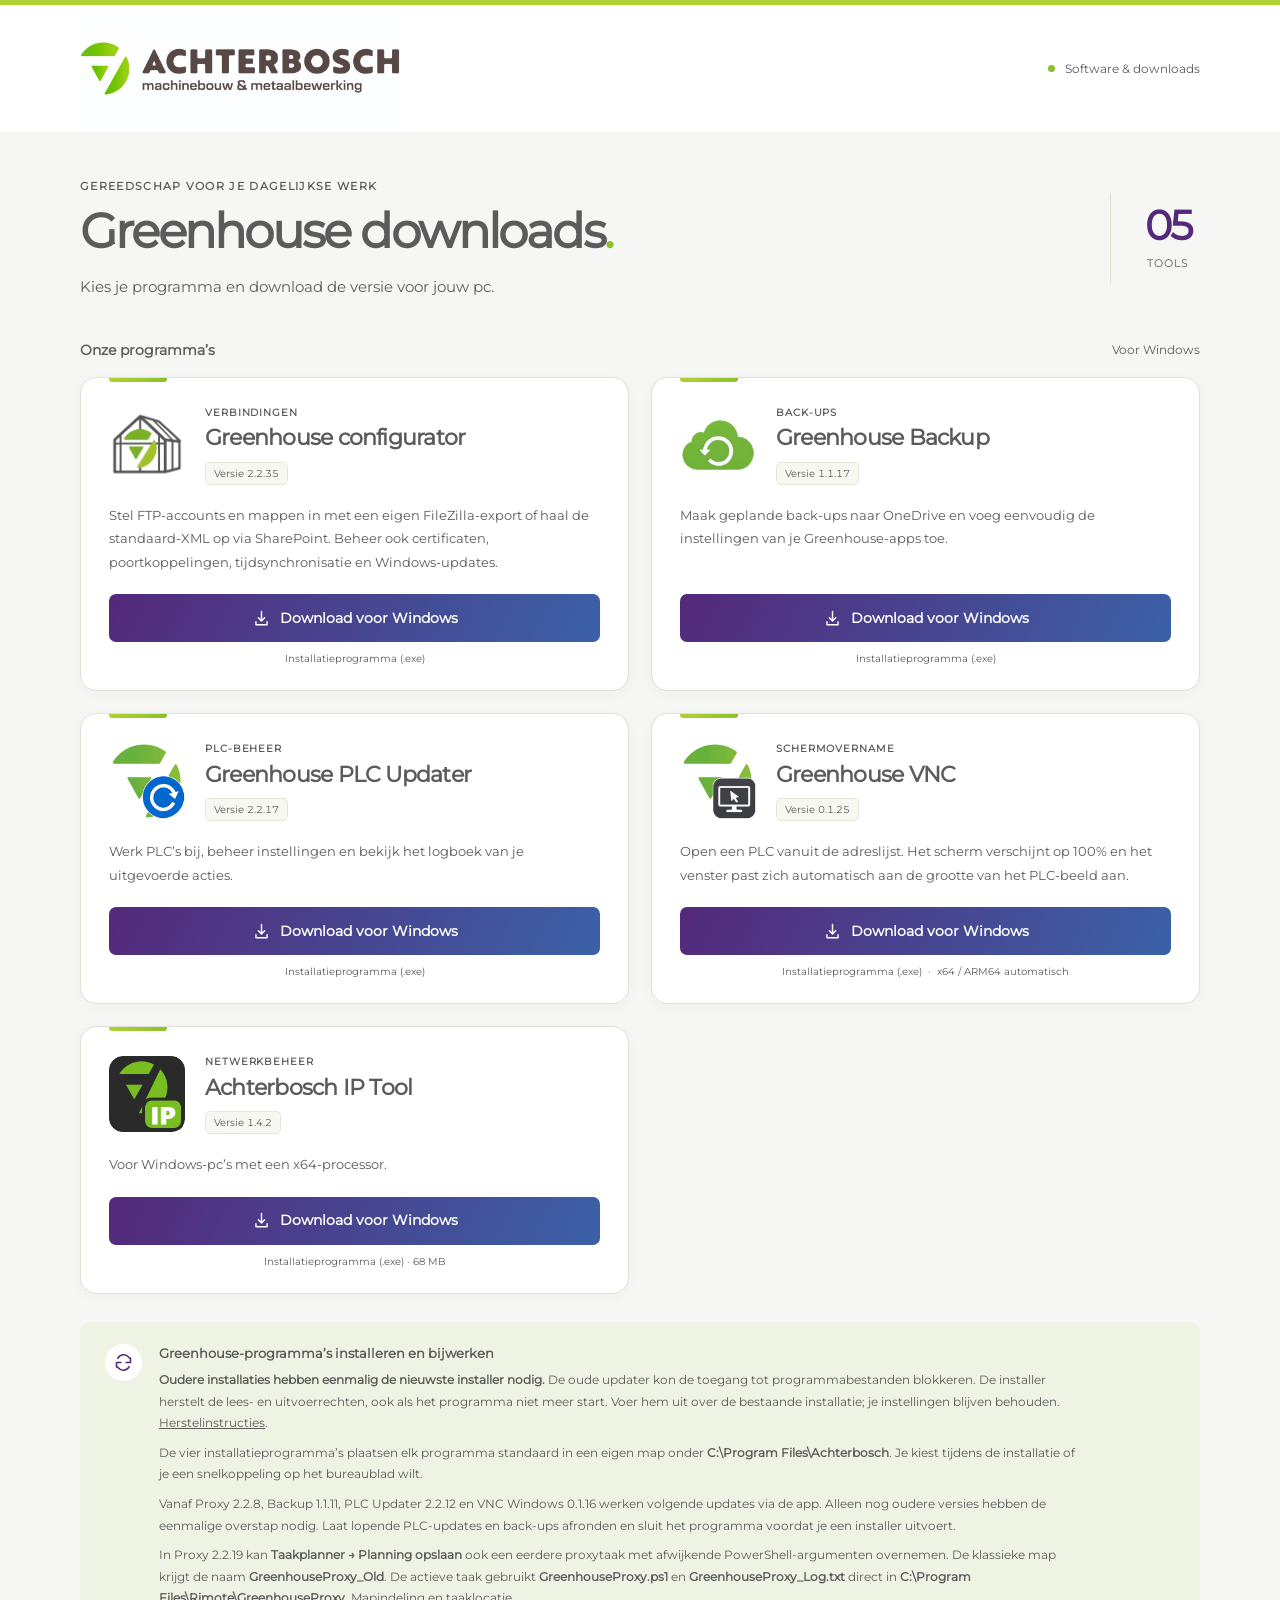
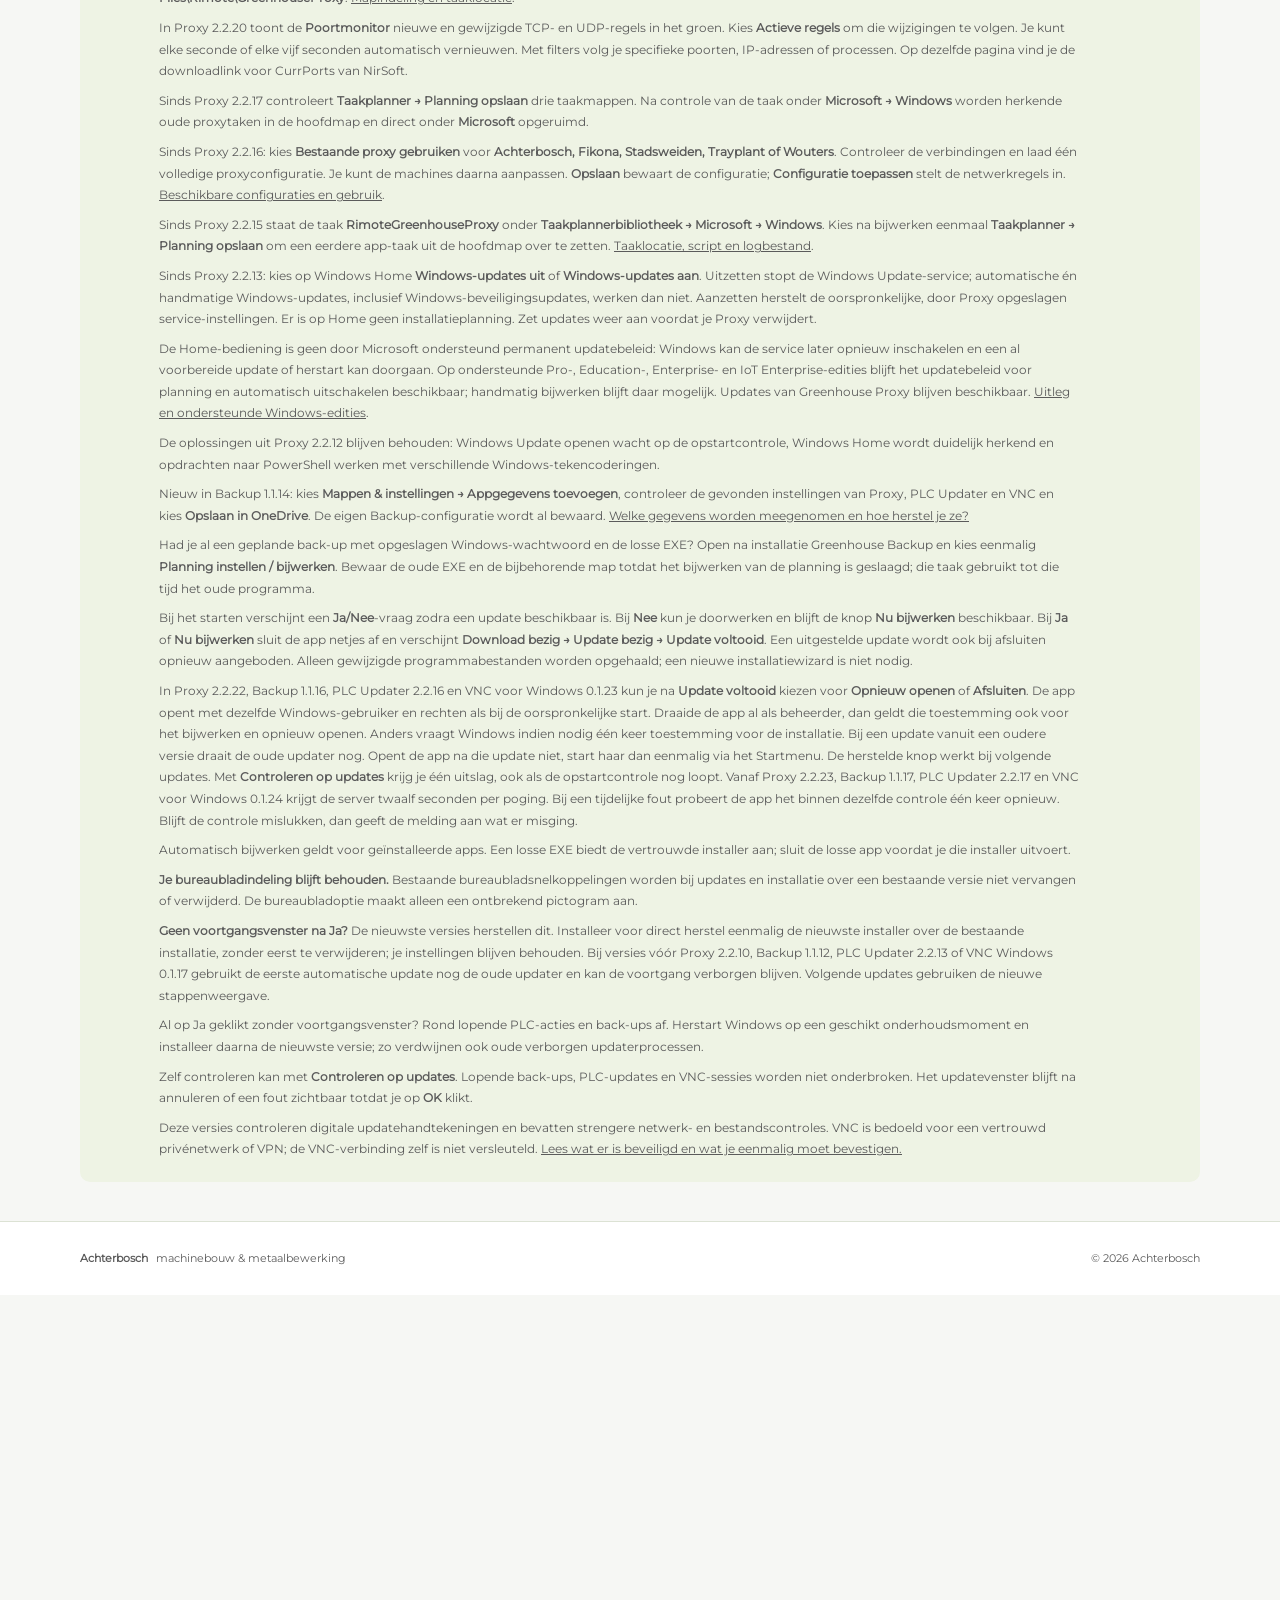
<file: index.html>
<!doctype html>
<html lang="nl">
<head>
<meta charset="utf-8">
<meta name="viewport" content="width=device-width, initial-scale=1">
<meta http-equiv="refresh" content="0; url=./website/">
<title>Greenhouse downloads | Achterbosch Machinebouw</title>
</head>
<body><p><a href="./website/">Open de Greenhouse downloadpagina van Achterbosch Machinebouw</a></p></body>
</html>
</file>
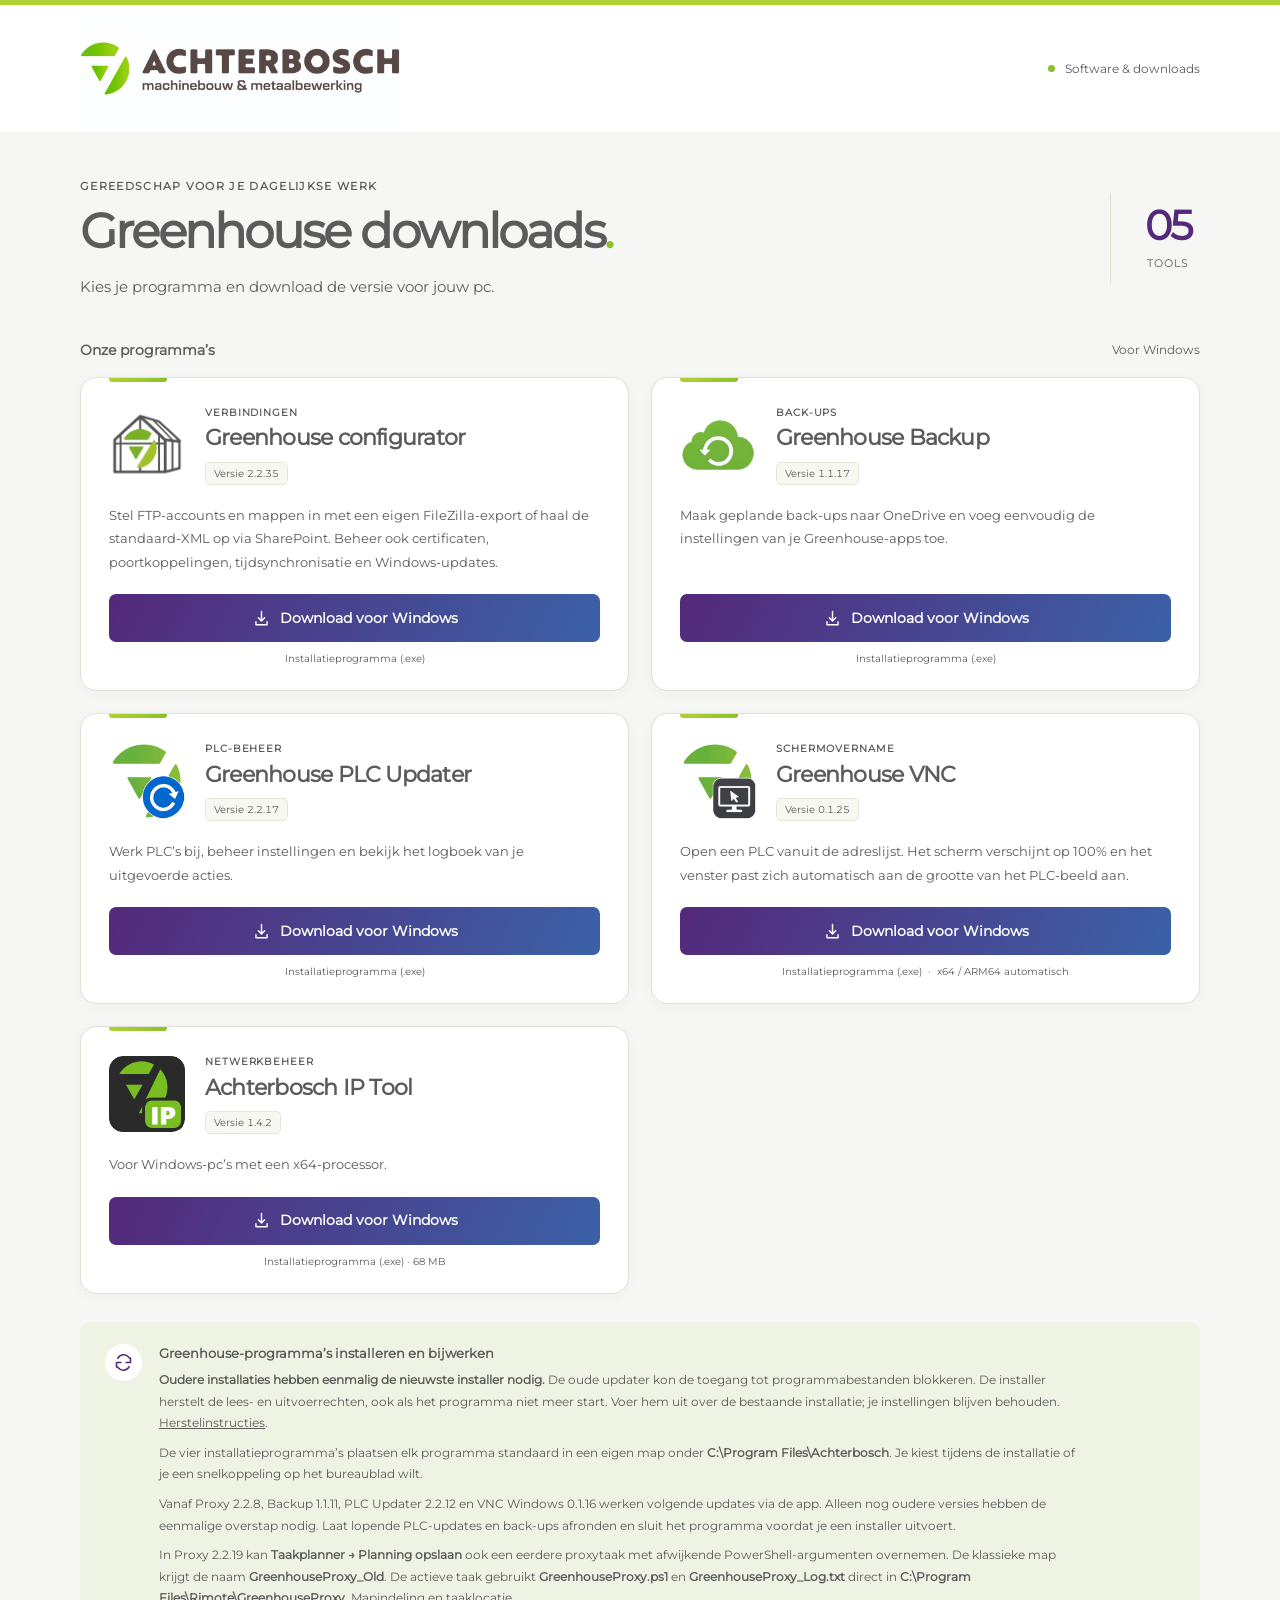
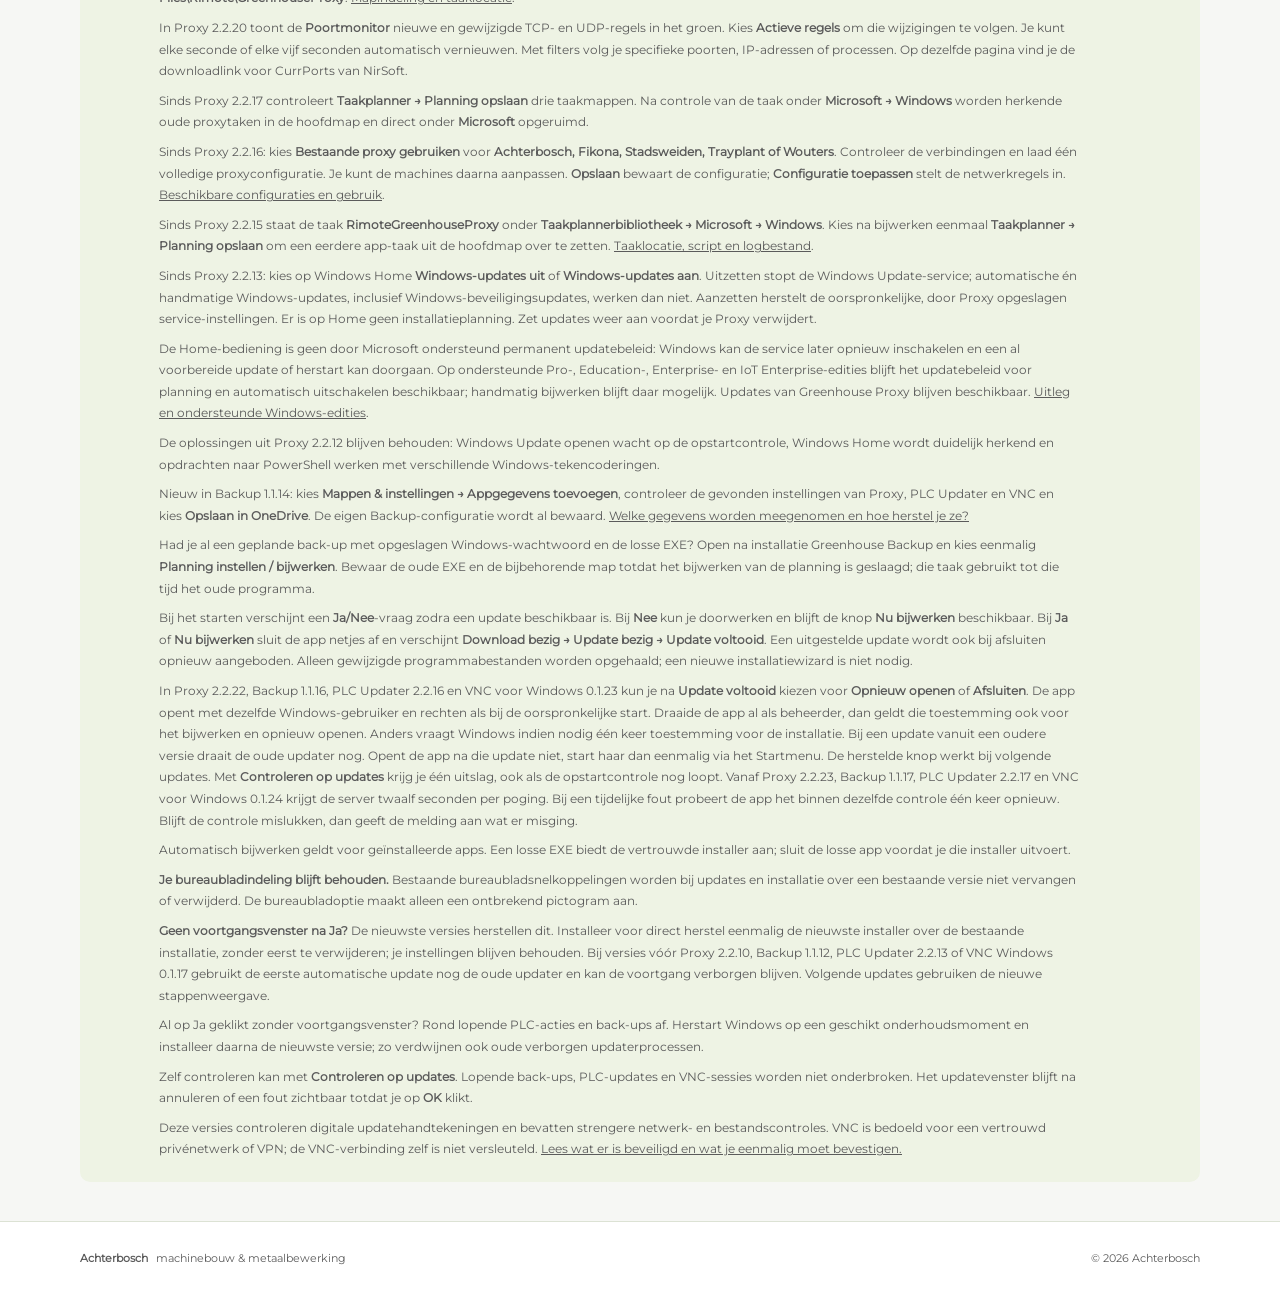
<file: website/index.html>
<!doctype html>
<html lang="nl">
<head>
  <meta charset="utf-8">
  <meta name="viewport" content="width=device-width, initial-scale=1">
  <meta name="theme-color" content="#54297A">
  <meta name="description" content="Download de Greenhouse-programma’s en Achterbosch IP Tool voor Windows.">
  <title>Greenhouse downloads | Achterbosch Machinebouw</title>
  <link rel="icon" href="assets/proxy.png" type="image/png">
  <link rel="preload" href="assets/montserrat-regular.ttf" as="font" type="font/ttf" crossorigin>
  <link rel="stylesheet" href="styles.css">
</head>
<body id="boven">
  <a class="skip-link" href="#downloads">Naar de downloads</a>
  <header class="site-header">
    <div class="container header-inner">
      <a class="brand" href="#boven" aria-label="Achterbosch Machinebouw, bovenaan de pagina">
        <img src="assets/achterbosch-logo.jpg" width="2048" height="813" alt="Achterbosch machinebouw &amp; metaalbewerking">
      </a>
      <span class="header-label"><span aria-hidden="true"></span>Software &amp; downloads</span>
    </div>
  </header>

  <main class="container">
    <section class="intro" aria-labelledby="page-title">
      <div class="intro-copy">
        <p class="eyebrow">Gereedschap voor je dagelijkse werk</p>
        <h1 id="page-title">Greenhouse downloads<span class="heading-dot">.</span></h1>
        <p class="intro-description">Kies je programma en download de versie voor jouw pc.</p>
      </div>
      <div class="intro-marker" aria-hidden="true"><span>05</span><span>tools</span></div>
    </section>

    <section class="downloads" id="downloads" aria-labelledby="downloads-title">
      <div class="section-heading">
        <h2 id="downloads-title">Onze programma’s</h2>
        <span>Voor Windows</span>
      </div>

      <div class="tool-grid">
        <article class="tool-card" aria-labelledby="proxy-title">
          <div class="tool-heading">
            <div class="app-icon"><img src="assets/proxy.png" width="1280" height="1280" alt="" aria-hidden="true"></div>
            <div class="tool-identity">
              <span class="tool-category">Verbindingen</span>
              <h3 id="proxy-title">Greenhouse configurator</h3>
              <span class="version">Versie 2.2.35</span>
            </div>
          </div>
          <p class="tool-description">Stel FTP-accounts en mappen in met een eigen FileZilla-export of haal de standaard-XML op via SharePoint. Beheer ook certificaten, poortkoppelingen, tijdsynchronisatie en Windows-updates.</p>
          <div class="download-area">
            <a class="download-button" href="https://github.com/NickvDeth/Greenhouse-downloads/releases/download/proxy-v2.2.35/Setup-Greenhouse-Configurator-2.2.35.exe" download aria-label="Greenhouse configurator 2.2.35 downloaden voor Windows">
              <svg viewBox="0 0 24 24" aria-hidden="true"><path d="M12 3v12m-4-4 4 4 4-4M5 16v4h14v-4"/></svg>
              <span>Download voor Windows</span>
            </a>
            <span class="download-detail">Installatieprogramma (.exe)</span>
          </div>
        </article>

        <article class="tool-card" aria-labelledby="backup-title">
          <div class="tool-heading">
            <div class="app-icon"><img src="assets/backup.png" width="512" height="512" alt="" aria-hidden="true"></div>
            <div class="tool-identity">
              <span class="tool-category">Back-ups</span>
              <h3 id="backup-title">Greenhouse Backup</h3>
              <span class="version">Versie 1.1.17</span>
            </div>
          </div>
          <p class="tool-description">Maak geplande back-ups naar OneDrive en voeg eenvoudig de instellingen van je Greenhouse-apps toe.</p>
          <div class="download-area">
            <a class="download-button" href="https://github.com/NickvDeth/Greenhouse-downloads/releases/download/backup-v1.1.17/Setup-Greenhouse-Backup-1.1.17.exe" aria-label="Greenhouse Backup 1.1.17 downloaden voor Windows">
              <svg viewBox="0 0 24 24" aria-hidden="true"><path d="M12 3v12m-4-4 4 4 4-4M5 16v4h14v-4"/></svg>
              <span>Download voor Windows</span>
            </a>
            <span class="download-detail">Installatieprogramma (.exe)</span>
          </div>
        </article>

        <article class="tool-card" aria-labelledby="plc-title">
          <div class="tool-heading">
            <div class="app-icon"><img src="assets/plc-updater.png?v=2.2.12" width="256" height="256" alt="" aria-hidden="true"></div>
            <div class="tool-identity">
              <span class="tool-category">PLC-beheer</span>
              <h3 id="plc-title">Greenhouse PLC Updater</h3>
              <span class="version">Versie 2.2.17</span>
            </div>
          </div>
          <p class="tool-description">Werk PLC’s bij, beheer instellingen en bekijk het logboek van je uitgevoerde acties.</p>
          <div class="download-area">
            <a class="download-button" href="https://github.com/NickvDeth/Greenhouse-downloads/releases/download/plc-updater-v2.2.17/Setup-Greenhouse-PLC-Updater-2.2.17.exe" aria-label="Greenhouse PLC Updater 2.2.17 downloaden voor Windows">
              <svg viewBox="0 0 24 24" aria-hidden="true"><path d="M12 3v12m-4-4 4 4 4-4M5 16v4h14v-4"/></svg>
              <span>Download voor Windows</span>
            </a>
            <span class="download-detail">Installatieprogramma (.exe)</span>
          </div>
        </article>

        <article class="tool-card" aria-labelledby="vnc-title">
          <div class="tool-heading">
            <div class="app-icon"><img src="assets/vnc.png?v=0.1.16" width="256" height="256" alt="" aria-hidden="true"></div>
            <div class="tool-identity">
              <span class="tool-category">Schermovername</span>
              <h3 id="vnc-title">Greenhouse VNC</h3>
              <span class="version">Versie 0.1.25</span>
            </div>
          </div>
          <p class="tool-description">Open een PLC vanuit de adreslijst. Het scherm verschijnt op 100% en het venster past zich automatisch aan de grootte van het PLC-beeld aan.</p>
          <div class="download-area">
            <a class="download-button" href="https://github.com/NickvDeth/Greenhouse-downloads/releases/download/vnc-windows-v0.1.25/Setup-Greenhouse-VNC-0.1.25.exe" aria-label="Greenhouse VNC 0.1.25 downloaden voor Windows x64 en ARM64">
              <svg viewBox="0 0 24 24" aria-hidden="true"><path d="M12 3v12m-4-4 4 4 4-4M5 16v4h14v-4"/></svg>
              <span>Download voor Windows</span>
            </a>
            <span class="download-detail">Installatieprogramma (.exe) <span aria-hidden="true">·</span> x64 / ARM64 automatisch</span>
          </div>
        </article>

        <article class="tool-card" aria-labelledby="ip-tool-title">
          <div class="tool-heading">
            <div class="app-icon"><img src="assets/ip-tool.png" width="256" height="256" alt=""></div>
            <div class="tool-identity">
              <span class="tool-category">Netwerkbeheer</span>
              <h3 id="ip-tool-title">Achterbosch IP Tool</h3>
              <span class="version">Versie 1.4.2</span>
            </div>
          </div>
          <p class="tool-description">Voor Windows-pc’s met een x64-processor.</p>
          <div class="download-area">
            <a class="download-button" href="https://github.com/NickvDeth/Greenhouse-downloads/releases/download/ip-tool-v1.4.2/AchterboschIPTool-win-Setup.exe" aria-label="Achterbosch IP Tool 1.4.2 downloaden voor Windows x64">
              <svg viewBox="0 0 24 24" aria-hidden="true"><path d="M12 3v12m-4-4 4 4 4-4M5 16v4h14v-4"/></svg>
              <span>Download voor Windows</span>
            </a>
            <span class="download-detail">Installatieprogramma (.exe) · 68 MB</span>
          </div>
        </article>
      </div>
    </section>

    <aside class="update-note" aria-labelledby="updates-title">
      <span class="note-icon" aria-hidden="true"><svg viewBox="0 0 24 24"><path d="M20 7v5h-5M4 17v-5h5M5.4 7.2A7.5 7.5 0 0 1 18 6l2 2M4 16l2 2a7.5 7.5 0 0 0 12.6-1.2"/></svg></span>
      <div>
        <h2 id="updates-title">Greenhouse-programma’s installeren en bijwerken</h2>
        <p><strong>Oudere installaties hebben eenmalig de nieuwste installer nodig.</strong> De oude updater kon de toegang tot programmabestanden blokkeren. De installer herstelt de lees- en uitvoerrechten, ook als het programma niet meer start. Voer hem uit over de bestaande installatie; je instellingen blijven behouden. <a href="https://github.com/NickvDeth/Greenhouse-downloads/blob/main/docs/UPDATE_RECOVERY.md">Herstelinstructies</a>.</p>
        <p>De vier installatieprogramma’s plaatsen elk programma standaard in een eigen map onder <strong>C:\Program Files\Achterbosch</strong>. Je kiest tijdens de installatie of je een snelkoppeling op het bureaublad wilt.</p>
        <p>Vanaf Proxy 2.2.8, Backup 1.1.11, PLC Updater 2.2.12 en VNC Windows 0.1.16 werken volgende updates via de app. Alleen nog oudere versies hebben de eenmalige overstap nodig. Laat lopende PLC-updates en back-ups afronden en sluit het programma voordat je een installer uitvoert.</p>
        <p>In Proxy 2.2.19 kan <strong>Taakplanner → Planning opslaan</strong> ook een eerdere proxytaak met afwijkende PowerShell-argumenten overnemen. De klassieke map krijgt de naam <strong>GreenhouseProxy_Old</strong>. De actieve taak gebruikt <strong>GreenhouseProxy.ps1</strong> en <strong>GreenhouseProxy_Log.txt</strong> direct in <strong>C:\Program Files\Rimote\GreenhouseProxy</strong>. <a href="https://github.com/NickvDeth/Greenhouse-downloads/blob/main/docs/PROXY_TASK_SCRIPT.md">Mapindeling en taaklocatie</a>.</p>
        <p>In Proxy 2.2.20 toont de <strong>Poortmonitor</strong> nieuwe en gewijzigde TCP- en UDP-regels in het groen. Kies <strong>Actieve regels</strong> om die wijzigingen te volgen. Je kunt elke seconde of elke vijf seconden automatisch vernieuwen. Met filters volg je specifieke poorten, IP-adressen of processen. Op dezelfde pagina vind je de downloadlink voor CurrPorts van NirSoft.</p>
        <p>Sinds Proxy 2.2.17 controleert <strong>Taakplanner → Planning opslaan</strong> drie taakmappen. Na controle van de taak onder <strong>Microsoft → Windows</strong> worden herkende oude proxytaken in de hoofdmap en direct onder <strong>Microsoft</strong> opgeruimd.</p>
        <p>Sinds Proxy 2.2.16: kies <strong>Bestaande proxy gebruiken</strong> voor <strong>Achterbosch, Fikona, Stadsweiden, Trayplant of Wouters</strong>. Controleer de verbindingen en laad één volledige proxyconfiguratie. Je kunt de machines daarna aanpassen. <strong>Opslaan</strong> bewaart de configuratie; <strong>Configuratie toepassen</strong> stelt de netwerkregels in. <a href="https://github.com/NickvDeth/Greenhouse-downloads/blob/main/docs/PROXY_PRESETS.md">Beschikbare configuraties en gebruik</a>.</p>
        <p>Sinds Proxy 2.2.15 staat de taak <strong>RimoteGreenhouseProxy</strong> onder <strong>Taakplannerbibliotheek → Microsoft → Windows</strong>. Kies na bijwerken eenmaal <strong>Taakplanner → Planning opslaan</strong> om een eerdere app-taak uit de hoofdmap over te zetten. <a href="https://github.com/NickvDeth/Greenhouse-downloads/blob/main/docs/PROXY_TASK_SCRIPT.md">Taaklocatie, script en logbestand</a>.</p>
        <p>Sinds Proxy 2.2.13: kies op Windows Home <strong>Windows-updates uit</strong> of <strong>Windows-updates aan</strong>. Uitzetten stopt de Windows Update-service; automatische én handmatige Windows-updates, inclusief Windows-beveiligingsupdates, werken dan niet. Aanzetten herstelt de oorspronkelijke, door Proxy opgeslagen service-instellingen. Er is op Home geen installatieplanning. Zet updates weer aan voordat je Proxy verwijdert.</p>
        <p>De Home-bediening is geen door Microsoft ondersteund permanent updatebeleid: Windows kan de service later opnieuw inschakelen en een al voorbereide update of herstart kan doorgaan. Op ondersteunde Pro-, Education-, Enterprise- en IoT Enterprise-edities blijft het updatebeleid voor planning en automatisch uitschakelen beschikbaar; handmatig bijwerken blijft daar mogelijk. Updates van Greenhouse Proxy blijven beschikbaar. <a href="https://github.com/NickvDeth/Greenhouse-downloads/blob/main/docs/WINDOWS_UPDATE.md">Uitleg en ondersteunde Windows-edities</a>.</p>
        <p>De oplossingen uit Proxy 2.2.12 blijven behouden: Windows Update openen wacht op de opstartcontrole, Windows Home wordt duidelijk herkend en opdrachten naar PowerShell werken met verschillende Windows-tekencoderingen.</p>
        <p>Nieuw in Backup 1.1.14: kies <strong>Mappen &amp; instellingen → Appgegevens toevoegen</strong>, controleer de gevonden instellingen van Proxy, PLC Updater en VNC en kies <strong>Opslaan in OneDrive</strong>. De eigen Backup-configuratie wordt al bewaard. <a href="https://github.com/NickvDeth/Greenhouse-downloads/blob/main/docs/APP_DATA_BACKUP.md">Welke gegevens worden meegenomen en hoe herstel je ze?</a></p>
        <p>Had je al een geplande back-up met opgeslagen Windows-wachtwoord en de losse EXE? Open na installatie Greenhouse Backup en kies eenmalig <strong>Planning instellen / bijwerken</strong>. Bewaar de oude EXE en de bijbehorende map totdat het bijwerken van de planning is geslaagd; die taak gebruikt tot die tijd het oude programma.</p>
        <p>Bij het starten verschijnt een <strong>Ja/Nee</strong>-vraag zodra een update beschikbaar is. Bij <strong>Nee</strong> kun je doorwerken en blijft de knop <strong>Nu bijwerken</strong> beschikbaar. Bij <strong>Ja</strong> of <strong>Nu bijwerken</strong> sluit de app netjes af en verschijnt <strong>Download bezig → Update bezig → Update voltooid</strong>. Een uitgestelde update wordt ook bij afsluiten opnieuw aangeboden. Alleen gewijzigde programmabestanden worden opgehaald; een nieuwe installatiewizard is niet nodig.</p>
        <p>In Proxy 2.2.22, Backup 1.1.16, PLC Updater 2.2.16 en VNC voor Windows 0.1.23 kun je na <strong>Update voltooid</strong> kiezen voor <strong>Opnieuw openen</strong> of <strong>Afsluiten</strong>. De app opent met dezelfde Windows-gebruiker en rechten als bij de oorspronkelijke start. Draaide de app al als beheerder, dan geldt die toestemming ook voor het bijwerken en opnieuw openen. Anders vraagt Windows indien nodig één keer toestemming voor de installatie. Bij een update vanuit een oudere versie draait de oude updater nog. Opent de app na die update niet, start haar dan eenmalig via het Startmenu. De herstelde knop werkt bij volgende updates. Met <strong>Controleren op updates</strong> krijg je één uitslag, ook als de opstartcontrole nog loopt. Vanaf Proxy 2.2.23, Backup 1.1.17, PLC Updater 2.2.17 en VNC voor Windows 0.1.24 krijgt de server twaalf seconden per poging. Bij een tijdelijke fout probeert de app het binnen dezelfde controle één keer opnieuw. Blijft de controle mislukken, dan geeft de melding aan wat er misging.</p>
        <p>Automatisch bijwerken geldt voor geïnstalleerde apps. Een losse EXE biedt de vertrouwde installer aan; sluit de losse app voordat je die installer uitvoert.</p>
        <p><strong>Je bureaubladindeling blijft behouden.</strong> Bestaande bureaubladsnelkoppelingen worden bij updates en installatie over een bestaande versie niet vervangen of verwijderd. De bureaubladoptie maakt alleen een ontbrekend pictogram aan.</p>
        <p><strong>Geen voortgangsvenster na Ja?</strong> De nieuwste versies herstellen dit. Installeer voor direct herstel eenmalig de nieuwste installer over de bestaande installatie, zonder eerst te verwijderen; je instellingen blijven behouden. Bij versies vóór Proxy 2.2.10, Backup 1.1.12, PLC Updater 2.2.13 of VNC Windows 0.1.17 gebruikt de eerste automatische update nog de oude updater en kan de voortgang verborgen blijven. Volgende updates gebruiken de nieuwe stappenweergave.</p>
        <p>Al op Ja geklikt zonder voortgangsvenster? Rond lopende PLC-acties en back-ups af. Herstart Windows op een geschikt onderhoudsmoment en installeer daarna de nieuwste versie; zo verdwijnen ook oude verborgen updaterprocessen.</p>
        <p>Zelf controleren kan met <strong>Controleren op updates</strong>. Lopende back-ups, PLC-updates en VNC-sessies worden niet onderbroken. Het updatevenster blijft na annuleren of een fout zichtbaar totdat je op <strong>OK</strong> klikt.</p>
        <p>Deze versies controleren digitale updatehandtekeningen en bevatten strengere netwerk- en bestandscontroles. VNC is bedoeld voor een vertrouwd privénetwerk of VPN; de VNC-verbinding zelf is niet versleuteld. <a href="https://github.com/NickvDeth/Greenhouse-downloads/blob/main/docs/SECURITY.md">Lees wat er is beveiligd en wat je eenmalig moet bevestigen.</a></p>
      </div>
    </aside>
  </main>

  <footer class="site-footer">
    <div class="container footer-inner">
      <span>Achterbosch <span class="footer-descriptor">machinebouw &amp; metaalbewerking</span></span>
      <span class="copyright">© 2026 Achterbosch</span>
    </div>
  </footer>
</body>
</html>
</file>
<file: website/styles.css>
@font-face {
  font-family: "Montserrat";
  src: url("assets/montserrat-regular.ttf") format("truetype");
  font-style: normal;
  font-weight: 400;
  font-display: swap;
}

@font-face {
  font-family: "New Science";
  src: local("New Science Bold");
  font-style: normal;
  font-weight: 700;
  font-display: swap;
}

:root {
  color-scheme: light;
  --ink: #5b5b5b;
  --green-warm: #b0d133;
  --green-fresh: #8bc12d;
  --purple: #54297a;
  --blue: #3b61a7;
  --paper: #ffffff;
  --background: #f6f7f4;
  --line: #dce2d4;
  --subtle: #eef3e4;
  --action: linear-gradient(115deg, var(--purple), var(--blue));
}

* { box-sizing: border-box; }
html { scroll-behavior: smooth; scroll-padding-top: 24px; }
body { margin: 0; color: var(--ink); background: var(--background); font: 400 15px/1.65 "Montserrat", Arial, sans-serif; -webkit-font-smoothing: antialiased; }
a { color: inherit; }
img { display: block; max-width: 100%; }
svg { display: block; width: 22px; height: 22px; fill: none; stroke: currentColor; stroke-width: 1.8; stroke-linecap: round; stroke-linejoin: round; }
button, a { -webkit-tap-highlight-color: transparent; }
a:focus-visible { outline: 3px solid var(--blue); outline-offset: 5px; }
.container { width: min(1120px, calc(100% - 72px)); margin-inline: auto; }
.skip-link { position: fixed; top: 12px; left: 12px; z-index: 10; padding: 12px 20px; border-radius: 8px; color: white; background: var(--purple); transform: translateY(-180%); text-decoration: none; }
.skip-link:focus { transform: translateY(0); }

.site-header { border-top: 5px solid var(--green-warm); background: white; }
.header-inner { display: flex; align-items: center; justify-content: space-between; gap: 24px; min-height: 118px; }
.brand { flex: 0 1 320px; display: block; }
.brand img { width: 320px; height: auto; }
.header-label { display: flex; align-items: center; gap: 10px; font-size: 12px; white-space: nowrap; }
.header-label > span { width: 7px; height: 7px; border-radius: 50%; background: var(--green-fresh); }

.intro { position: relative; display: flex; justify-content: space-between; align-items: center; gap: 32px; padding: 45px 0 39px; }
.intro-copy { min-width: 0; }
.eyebrow { margin: 0 0 8px; font-size: 11px; font-weight: 700; letter-spacing: .12em; text-transform: uppercase; }
h1 { margin: 0; color: var(--ink); font-size: clamp(32px, 3.8vw, 48px); line-height: 1.17; letter-spacing: -.045em; font-weight: 700; }
.heading-dot { color: var(--green-fresh); }
.intro-description { margin: 15px 0 0; max-width: 680px; font-size: 15px; line-height: 1.7; }
.intro-marker { display: flex; flex-direction: column; flex: 0 0 90px; align-items: center; justify-content: center; width: 90px; height: 90px; border-left: 1px solid var(--line); padding-left: 25px; }
.intro-marker span:first-child { color: var(--purple); font-size: 41px; font-weight: 700; line-height: 1; letter-spacing: -.06em; }
.intro-marker span:last-child { margin-top: 8px; font-size: 11px; text-transform: uppercase; letter-spacing: .1em; }

.section-heading { display: flex; align-items: center; justify-content: space-between; gap: 16px; margin-bottom: 15px; }
.section-heading h2 { margin: 0; font-size: 14px; font-weight: 700; }
.section-heading > span { font-size: 12px; }
.tool-grid { display: grid; grid-template-columns: repeat(2, minmax(0, 1fr)); gap: 22px; }
.tool-card { position: relative; display: flex; flex-direction: column; min-width: 0; padding: 27px 28px 23px; background: white; border: 1px solid var(--line); border-radius: 16px; box-shadow: 0 3px 12px rgb(41 52 26 / 3%); overflow: hidden; }
.tool-card::before { content: ""; position: absolute; top: 0; left: 28px; width: 58px; height: 4px; background: linear-gradient(90deg, var(--green-warm), var(--green-fresh)); border-radius: 0 0 3px 3px; }
.tool-heading { display: flex; align-items: center; gap: 20px; }
.app-icon { flex: 0 0 76px; display: grid; place-items: center; width: 76px; height: 76px; }
.app-icon img { width: 76px; height: 76px; object-fit: contain; }
.tool-identity { min-width: 0; }
.tool-category { display: block; margin-bottom: 3px; font-size: 10px; font-weight: 700; letter-spacing: .09em; text-transform: uppercase; }
.tool-identity h3 { margin: 0 0 7px; font-size: clamp(18px, 1.8vw, 22px); font-weight: 700; letter-spacing: -.035em; line-height: 1.3; }
.version { display: inline-flex; padding: 3px 8px; border: 1px solid #e1e8d5; border-radius: 5px; background: #f6f8f1; font-size: 10px; line-height: 1.5; font-variant-numeric: tabular-nums; }
.tool-description { flex: 1; margin: 19px 0 20px; font-size: 13px; line-height: 1.8; }
.download-area { display: flex; flex-direction: column; gap: 9px; }
.download-button { display: flex; align-items: center; justify-content: center; gap: 9px; min-height: 48px; padding: 10px 14px; border-radius: 7px; background: var(--action); color: white; font-family: "New Science", "Montserrat", Arial, sans-serif; font-size: 14px; font-weight: 700; line-height: 1.35; text-decoration: none; text-align: center; transition: box-shadow 150ms ease, transform 150ms ease; }
.download-button svg { flex: 0 0 19px; width: 19px; height: 19px; }
.download-button:hover { transform: translateY(-1px); box-shadow: 0 5px 12px rgb(84 41 122 / 16%); }
.download-button:active { transform: translateY(0); }
.download-button:focus-visible { outline-color: var(--purple); }
.download-detail { display: block; font-size: 10px; line-height: 1.6; text-align: center; }
.download-detail > span { padding-inline: 3px; }
.download-options { display: grid; grid-template-columns: repeat(2, minmax(0, 1fr)); gap: 12px; }
.download-option { display: flex; flex-direction: column; gap: 9px; min-width: 0; }
.download-options .download-button { padding-inline: 10px; font-size: 13px; }

.update-note { display: flex; align-items: flex-start; gap: 17px; margin: 28px 0 39px; padding: 22px 25px; background: #eef3e4; border-radius: 10px; }
.note-icon { display: grid; place-items: center; flex: 0 0 37px; width: 37px; height: 37px; border-radius: 50%; background: white; color: var(--purple); }
.note-icon svg { width: 21px; height: 21px; }
.update-note h2 { margin: 0 0 6px; font-size: 13px; font-weight: 700; line-height: 1.5; }
.update-note p { margin: 0; max-width: 920px; font-size: 12px; line-height: 1.8; }
.update-note p + p { margin-top: 8px; }
.update-note strong { font-weight: 700; }
.site-footer { border-top: 1px solid var(--line); background: white; }
.footer-inner { display: flex; align-items: center; justify-content: space-between; gap: 20px; min-height: 73px; padding-block: 20px; font-size: 11px; }
.footer-inner > span { font-weight: 700; }
.footer-descriptor { margin-left: 5px; font-weight: 400; }
.footer-inner > .copyright { font-weight: 400; }

@media (max-width: 900px) {
  .container { width: calc(100% - 48px); }
  .tool-grid { gap: 18px; }
  .tool-card { padding: 25px 22px 22px; }
  .tool-heading { gap: 15px; }
  .app-icon, .app-icon img { width: 64px; height: 64px; }
  .app-icon { flex-basis: 64px; }
  .download-options { gap: 8px; }
  .download-options .download-button { flex-direction: column; gap: 5px; min-height: 65px; font-size: 12px; }
  .download-detail { font-size: 9px; }
}

@media (max-width: 680px) {
  .container { width: calc(100% - 36px); }
  .header-inner { justify-content: center; min-height: 112px; }
  .brand { flex-basis: 280px; }
  .brand img { width: 280px; }
  .header-label { display: none; }
  .intro { padding: 31px 0 28px; }
  .intro-marker { display: none; }
  .eyebrow { font-size: 9px; letter-spacing: .1em; }
  h1 { max-width: 440px; font-size: clamp(30px, 7.7vw, 42px); line-height: 1.18; }
  .intro-description { max-width: 400px; margin-top: 12px; font-size: 13px; }
  .section-heading { margin-bottom: 12px; }
  .section-heading h2 { font-size: 12px; }
  .section-heading > span { font-size: 10px; }
  .tool-grid { grid-template-columns: minmax(0, 1fr); gap: 15px; }
  .tool-card { padding: 23px 22px 20px; border-radius: 12px; }
  .tool-card::before { left: 22px; }
  .app-icon, .app-icon img { width: 68px; height: 68px; }
  .app-icon { flex-basis: 68px; }
  .tool-identity h3 { font-size: 20px; }
  .tool-category { font-size: 9px; }
  .tool-description { margin: 17px 0 18px; font-size: 12px; }
  .download-button { font-size: 14px; }
  .download-options .download-button { flex-direction: row; min-height: 48px; gap: 7px; font-size: 12px; }
  .download-options .download-button svg { width: 16px; height: 16px; flex-basis: 16px; }
  .download-detail { font-size: 10px; }
  .download-options .download-detail { font-size: 9px; }
  .update-note { gap: 12px; margin: 22px 0 28px; padding: 18px 16px; }
  .note-icon { flex-basis: 30px; width: 30px; height: 30px; }
  .note-icon svg { width: 18px; height: 18px; }
  .update-note h2 { font-size: 12px; }
  .update-note p { font-size: 11px; }
  .footer-inner { flex-direction: column; align-items: flex-start; gap: 12px; font-size: 10px; }
  .footer-descriptor { display: block; margin-left: 0; }
}

@media (max-width: 360px) {
  .tool-card { padding-inline: 17px; }
  .tool-heading { gap: 12px; }
  .app-icon, .app-icon img { width: 58px; height: 58px; }
  .app-icon { flex-basis: 58px; }
  .tool-identity h3 { font-size: 18px; }
  .download-options { grid-template-columns: 1fr; gap: 13px; }
  .download-options .download-button { font-size: 14px; }
}

@media (prefers-reduced-motion: reduce) {
  html { scroll-behavior: auto; }
  .download-button { transition: none; }
  .download-button:hover { transform: none; }
}
</file>
